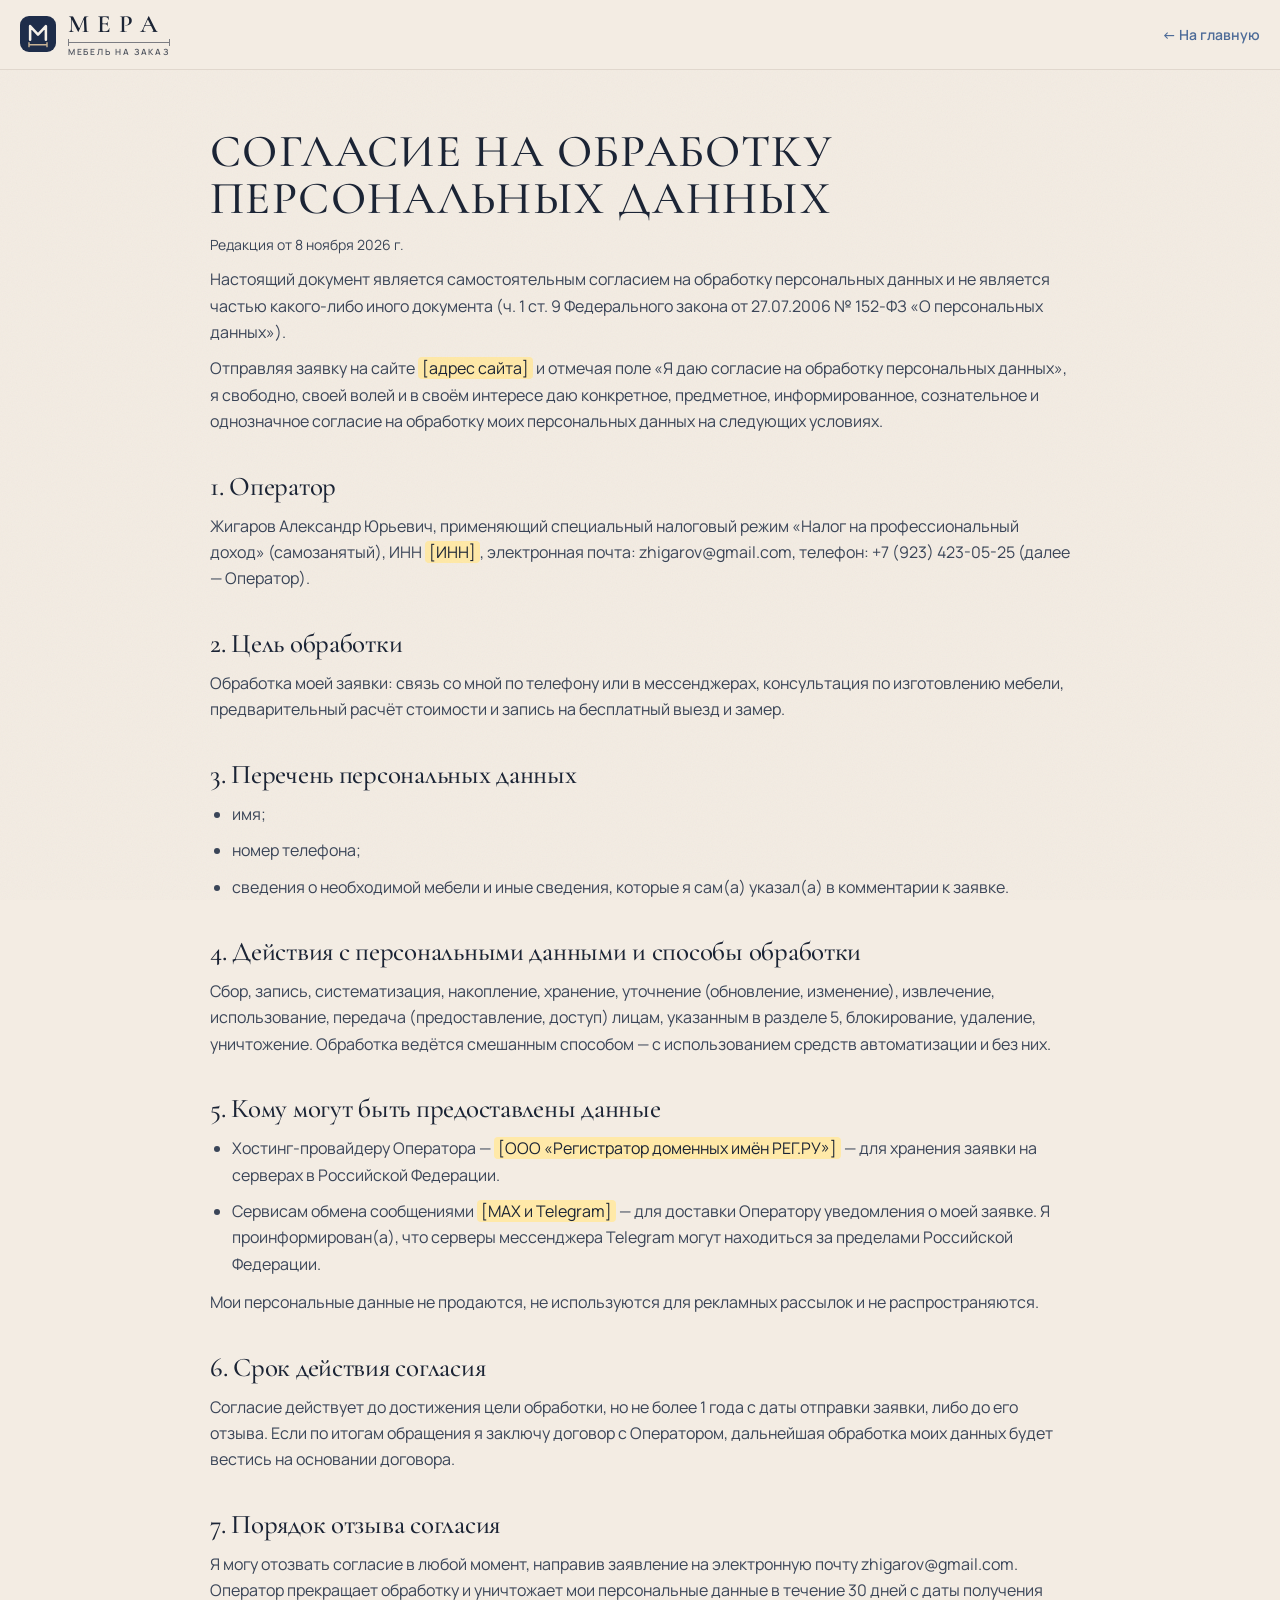
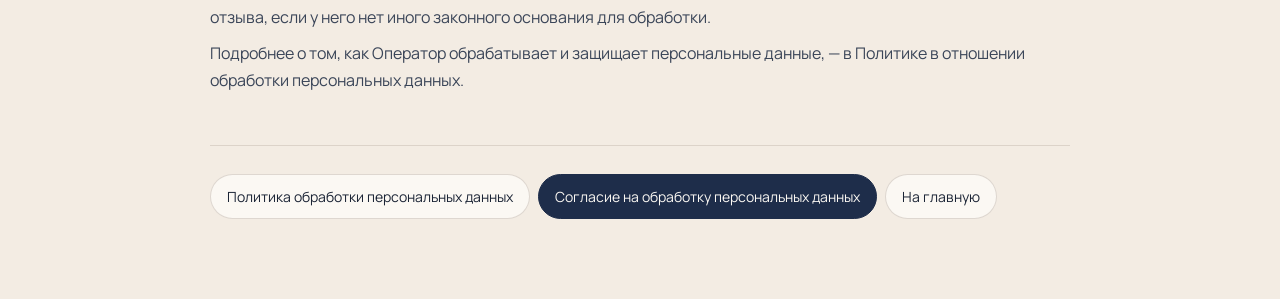
<file: consent.html>
<!doctype html>
<html lang="ru">
<head>
  <meta charset="utf-8">
  <meta name="viewport" content="width=device-width, initial-scale=1">
  <title>Согласие на обработку персональных данных — МЕРА</title>
  <meta name="description" content="Согласие на обработку персональных данных при отправке заявки на сайте.">
  <link rel="icon" href="img/favicon.svg" type="image/svg+xml">
  <link rel="preconnect" href="https://fonts.googleapis.com">
  <link rel="preconnect" href="https://fonts.gstatic.com" crossorigin>
  <link href="https://fonts.googleapis.com/css2?family=Cormorant+Garamond:wght@500;600&family=Manrope:wght@400;500;600&display=swap" rel="stylesheet">
  <link rel="stylesheet" href="css/style.css">
</head>
<body>
<!--
  ШАБЛОН ДОКУМЕНТА. Всё, что выделено жёлтым (class="fill"), нужно заменить
  реальными данными до запуска сайта и убрать выделение.
  С 01.09.2025 согласие должно быть оформлено отдельно от других документов
  (ч. 1 ст. 9 152-ФЗ в ред. 156-ФЗ), поэтому это отдельная страница.
-->
<header class="doc-top">
  <div class="container">
    <a href="index.html" class="logo" aria-label="МЕРА — на главную">
      <img class="logo__mark" src="img/favicon.svg" alt="">
      <span class="logo__text"><span class="logo__word">МЕРА</span><span class="logo__rule"></span><span class="logo__tag">мебель на заказ</span></span>
    </a>
    <a class="doc-back" href="index.html">← На главную</a>
  </div>
</header>

<main class="doc">
  <div class="container">
    <h1>Согласие на обработку персональных данных</h1>
    <p class="doc__meta">Редакция от 8 ноября 2026 г.</p>

    <p>Настоящий документ является самостоятельным согласием на обработку персональных данных и не является частью какого-либо иного документа (ч. 1 ст. 9 Федерального закона от 27.07.2006 № 152-ФЗ «О персональных данных»).</p>

    <p>Отправляя заявку на сайте <span class="fill">[адрес сайта]</span> и отмечая поле «Я даю согласие на обработку персональных данных», я свободно, своей волей и в своём интересе даю конкретное, предметное, информированное, сознательное и однозначное согласие на обработку моих персональных данных на следующих условиях.</p>

    <h2>1. Оператор</h2>
    <p>Жигаров Александр Юрьевич, применяющий специальный налоговый режим «Налог на профессиональный доход» (самозанятый), ИНН <span class="fill">[ИНН]</span>, электронная почта: <a href="mailto:zhigarov@gmail.com">zhigarov@gmail.com</a>, телефон: +7 (923) 423-05-25 (далее — Оператор).</p>

    <h2>2. Цель обработки</h2>
    <p>Обработка моей заявки: связь со мной по телефону или в мессенджерах, консультация по изготовлению мебели, предварительный расчёт стоимости и запись на бесплатный выезд и замер.</p>

    <h2>3. Перечень персональных данных</h2>
    <ul>
      <li>имя;</li>
      <li>номер телефона;</li>
      <li>сведения о необходимой мебели и иные сведения, которые я сам(а) указал(а) в комментарии к заявке.</li>
    </ul>

    <h2>4. Действия с персональными данными и способы обработки</h2>
    <p>Сбор, запись, систематизация, накопление, хранение, уточнение (обновление, изменение), извлечение, использование, передача (предоставление, доступ) лицам, указанным в разделе 5, блокирование, удаление, уничтожение. Обработка ведётся смешанным способом — с использованием средств автоматизации и без них.</p>

    <h2>5. Кому могут быть предоставлены данные</h2>
    <ul>
      <li>Хостинг-провайдеру Оператора — <span class="fill">[ООО «Регистратор доменных имён РЕГ.РУ»]</span> — для хранения заявки на серверах в Российской Федерации.</li>
      <li>Сервисам обмена сообщениями <span class="fill">[MAX и Telegram]</span> — для доставки Оператору уведомления о моей заявке. Я проинформирован(а), что серверы мессенджера Telegram могут находиться за пределами Российской Федерации.</li>
    </ul>
    <p>Мои персональные данные не продаются, не используются для рекламных рассылок и не распространяются.</p>

    <h2>6. Срок действия согласия</h2>
    <p>Согласие действует до достижения цели обработки, но не более 1 года с даты отправки заявки, либо до его отзыва. Если по итогам обращения я заключу договор с Оператором, дальнейшая обработка моих данных будет вестись на основании договора.</p>

    <h2>7. Порядок отзыва согласия</h2>
    <p>Я могу отозвать согласие в любой момент, направив заявление на электронную почту <a href="mailto:zhigarov@gmail.com">zhigarov@gmail.com</a>. Оператор прекращает обработку и уничтожает мои персональные данные в течение 30 дней с даты получения отзыва, если у него нет иного законного основания для обработки.</p>

    <p>Подробнее о том, как Оператор обрабатывает и защищает персональные данные, — в <a href="policy.html">Политике в отношении обработки персональных данных</a>.</p>

    <nav class="doc-nav" aria-label="Документы">
      <a href="policy.html">Политика обработки персональных данных</a>
      <a href="consent.html" aria-current="page">Согласие на обработку персональных данных</a>
      <a href="index.html">На главную</a>
    </nav>
  </div>
</main>
</body>
</html>
</file>
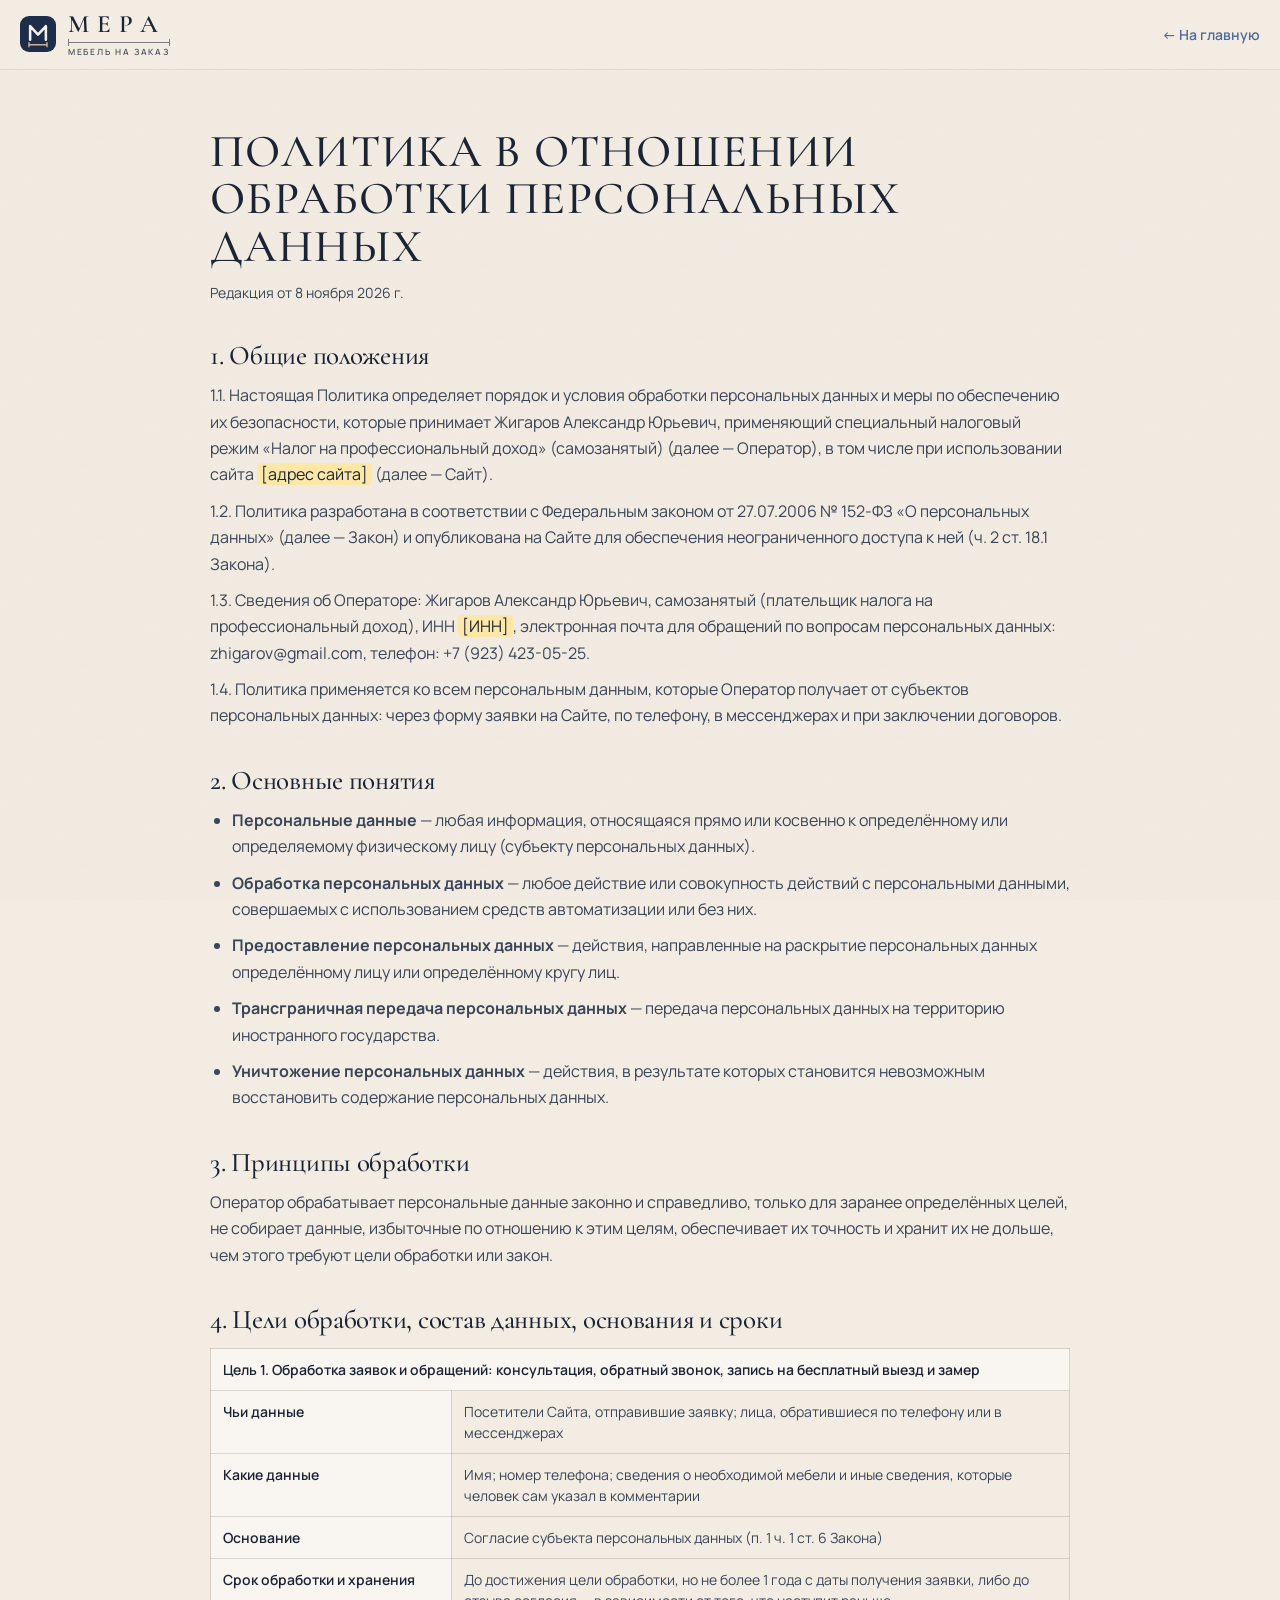
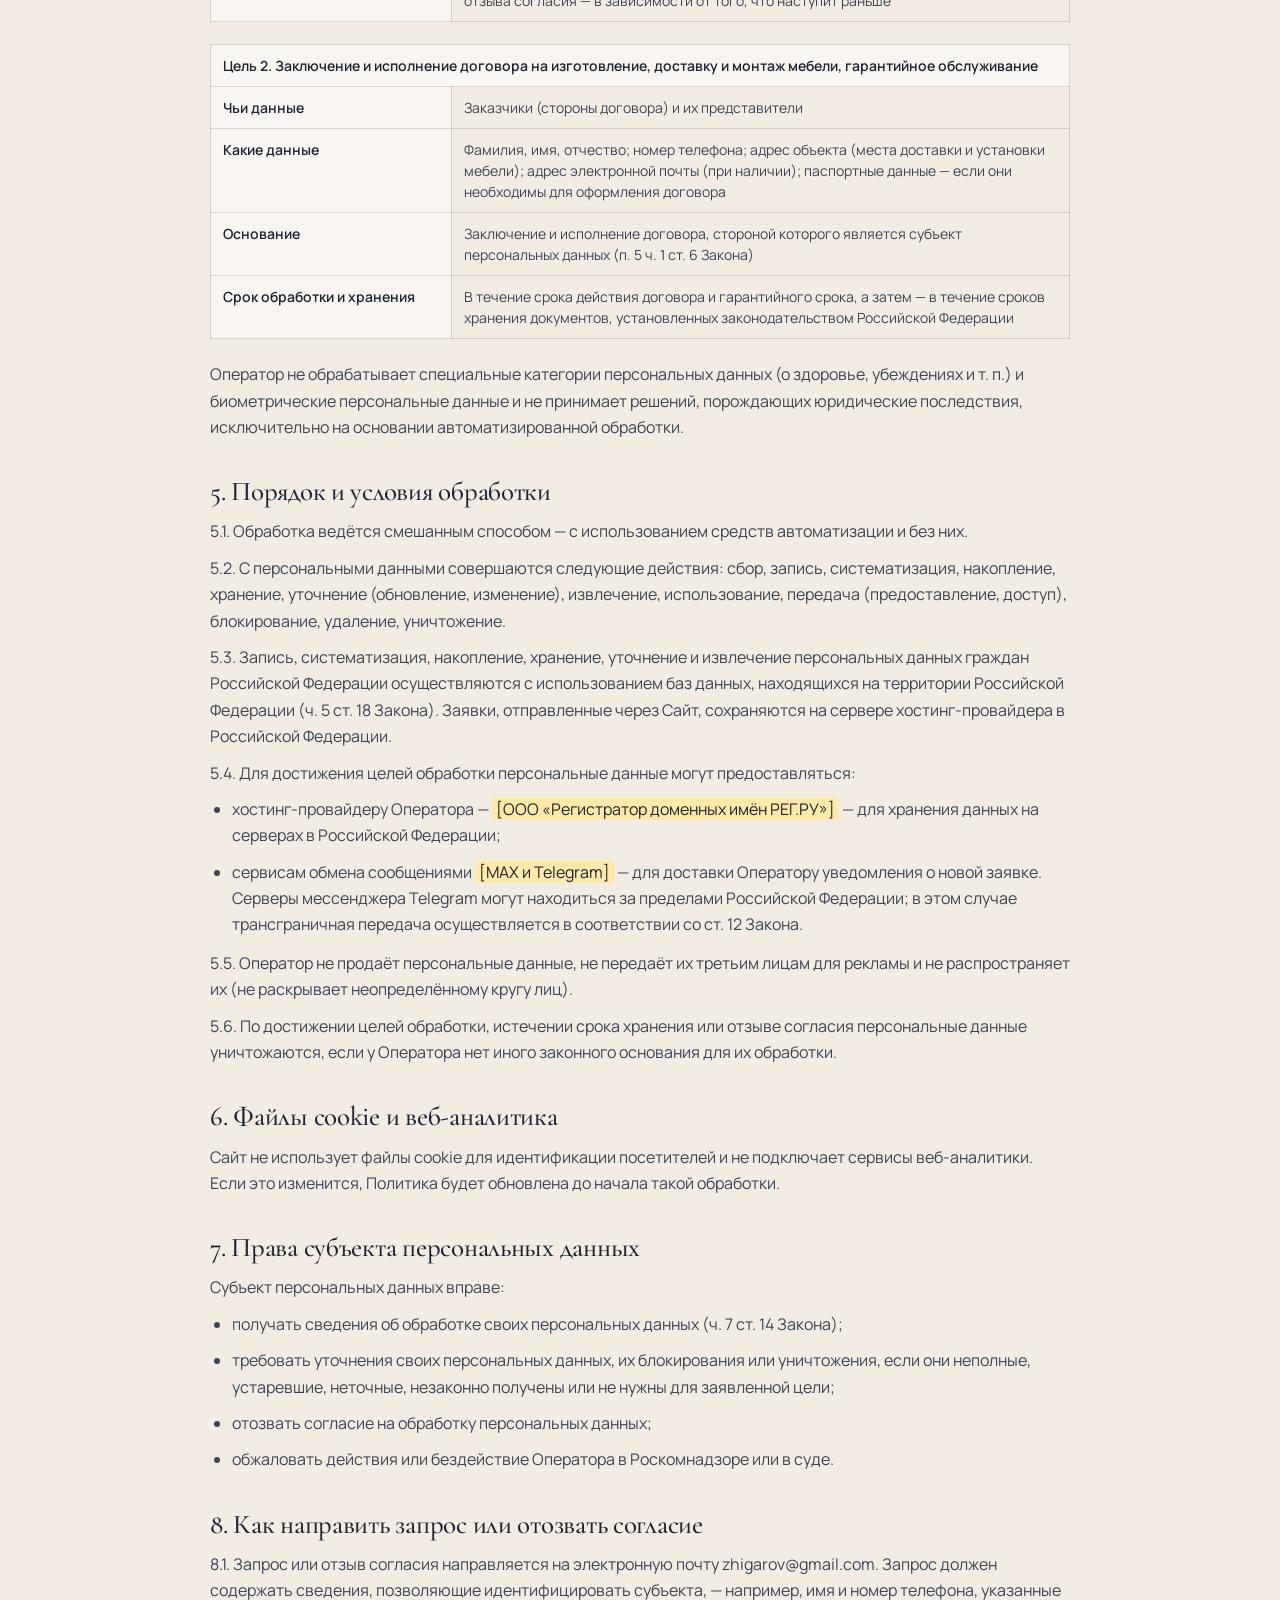
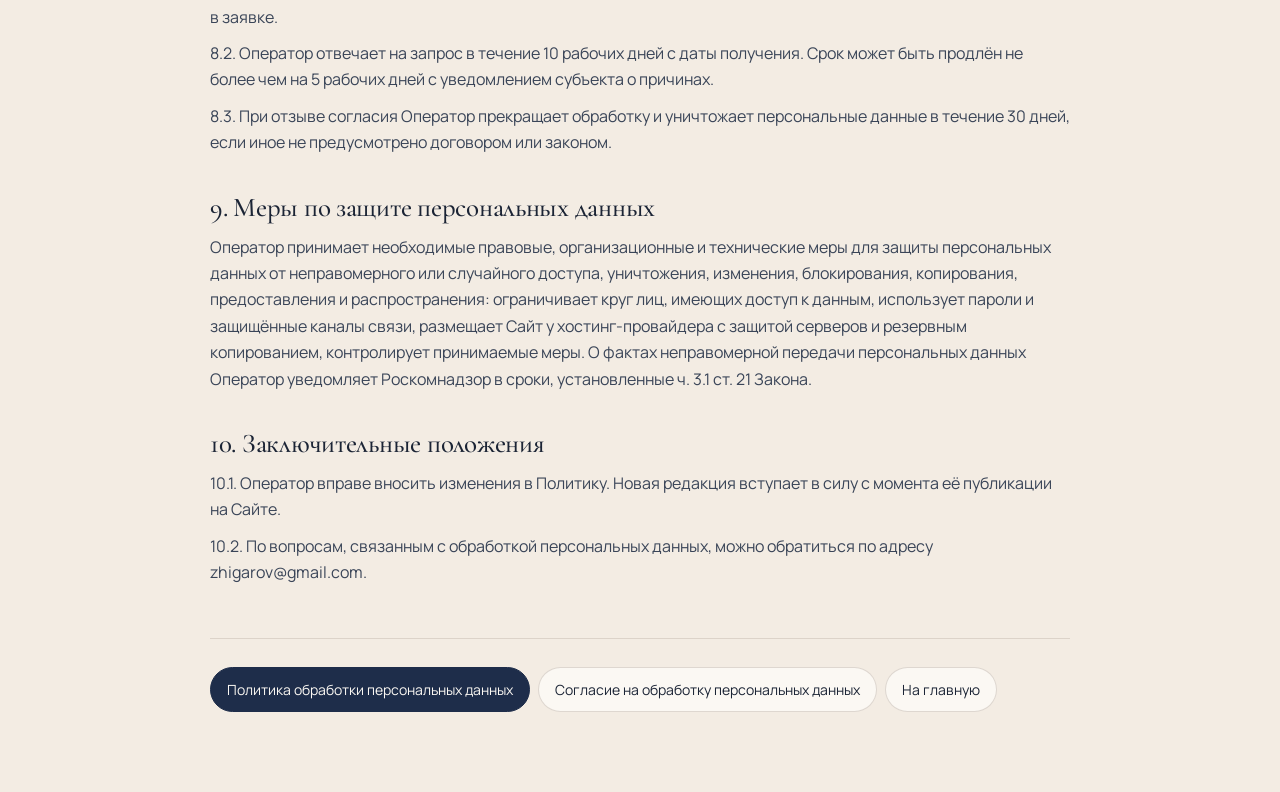
<file: policy.html>
<!doctype html>
<html lang="ru">
<head>
  <meta charset="utf-8">
  <meta name="viewport" content="width=device-width, initial-scale=1">
  <title>Политика обработки персональных данных — МЕРА</title>
  <meta name="description" content="Политика в отношении обработки персональных данных: какие данные мы получаем, зачем, как храним и как их удалить.">
  <link rel="icon" href="img/favicon.svg" type="image/svg+xml">
  <link rel="preconnect" href="https://fonts.googleapis.com">
  <link rel="preconnect" href="https://fonts.gstatic.com" crossorigin>
  <link href="https://fonts.googleapis.com/css2?family=Cormorant+Garamond:wght@500;600&family=Manrope:wght@400;500;600&display=swap" rel="stylesheet">
  <link rel="stylesheet" href="css/style.css">
</head>
<body>
<!--
  ШАБЛОН ДОКУМЕНТА. Всё, что выделено жёлтым (class="fill"), нужно заменить
  реальными данными до запуска сайта и убрать выделение (удалить <span class="fill"> и </span>).
-->
<header class="doc-top">
  <div class="container">
    <a href="index.html" class="logo" aria-label="МЕРА — на главную">
      <img class="logo__mark" src="img/favicon.svg" alt="">
      <span class="logo__text"><span class="logo__word">МЕРА</span><span class="logo__rule"></span><span class="logo__tag">мебель на заказ</span></span>
    </a>
    <a class="doc-back" href="index.html">← На главную</a>
  </div>
</header>

<main class="doc">
  <div class="container">
    <h1>Политика в отношении обработки персональных данных</h1>
    <p class="doc__meta">Редакция от 8 ноября 2026 г.</p>

    <h2>1. Общие положения</h2>
    <p>1.1. Настоящая Политика определяет порядок и условия обработки персональных данных и меры по обеспечению их безопасности, которые принимает Жигаров Александр Юрьевич, применяющий специальный налоговый режим «Налог на профессиональный доход» (самозанятый) (далее — Оператор), в том числе при использовании сайта <span class="fill">[адрес сайта]</span> (далее — Сайт).</p>
    <p>1.2. Политика разработана в соответствии с Федеральным законом от 27.07.2006 № 152-ФЗ «О персональных данных» (далее — Закон) и опубликована на Сайте для обеспечения неограниченного доступа к ней (ч. 2 ст. 18.1 Закона).</p>
    <p>1.3. Сведения об Операторе: Жигаров Александр Юрьевич, самозанятый (плательщик налога на профессиональный доход), ИНН <span class="fill">[ИНН]</span>, электронная почта для обращений по вопросам персональных данных: <a href="mailto:zhigarov@gmail.com">zhigarov@gmail.com</a>, телефон: +7 (923) 423-05-25.</p>
    <p>1.4. Политика применяется ко всем персональным данным, которые Оператор получает от субъектов персональных данных: через форму заявки на Сайте, по телефону, в мессенджерах и при заключении договоров.</p>

    <h2>2. Основные понятия</h2>
    <ul>
      <li><b>Персональные данные</b> — любая информация, относящаяся прямо или косвенно к определённому или определяемому физическому лицу (субъекту персональных данных).</li>
      <li><b>Обработка персональных данных</b> — любое действие или совокупность действий с персональными данными, совершаемых с использованием средств автоматизации или без них.</li>
      <li><b>Предоставление персональных данных</b> — действия, направленные на раскрытие персональных данных определённому лицу или определённому кругу лиц.</li>
      <li><b>Трансграничная передача персональных данных</b> — передача персональных данных на территорию иностранного государства.</li>
      <li><b>Уничтожение персональных данных</b> — действия, в результате которых становится невозможным восстановить содержание персональных данных.</li>
    </ul>

    <h2>3. Принципы обработки</h2>
    <p>Оператор обрабатывает персональные данные законно и справедливо, только для заранее определённых целей, не собирает данные, избыточные по отношению к этим целям, обеспечивает их точность и хранит их не дольше, чем этого требуют цели обработки или закон.</p>

    <h2>4. Цели обработки, состав данных, основания и сроки</h2>
    <div class="doc__table">
      <table>
        <tr><th colspan="2">Цель 1. Обработка заявок и обращений: консультация, обратный звонок, запись на бесплатный выезд и замер</th></tr>
        <tr><th>Чьи данные</th><td>Посетители Сайта, отправившие заявку; лица, обратившиеся по телефону или в мессенджерах</td></tr>
        <tr><th>Какие данные</th><td>Имя; номер телефона; сведения о необходимой мебели и иные сведения, которые человек сам указал в комментарии</td></tr>
        <tr><th>Основание</th><td>Согласие субъекта персональных данных (п. 1 ч. 1 ст. 6 Закона)</td></tr>
        <tr><th>Срок обработки и хранения</th><td>До достижения цели обработки, но не более 1 года с даты получения заявки, либо до отзыва согласия — в зависимости от того, что наступит раньше</td></tr>
      </table>
    </div>
    <div class="doc__table">
      <table>
        <tr><th colspan="2">Цель 2. Заключение и исполнение договора на изготовление, доставку и монтаж мебели, гарантийное обслуживание</th></tr>
        <tr><th>Чьи данные</th><td>Заказчики (стороны договора) и их представители</td></tr>
        <tr><th>Какие данные</th><td>Фамилия, имя, отчество; номер телефона; адрес объекта (места доставки и установки мебели); адрес электронной почты (при наличии); паспортные данные — если они необходимы для оформления договора</td></tr>
        <tr><th>Основание</th><td>Заключение и исполнение договора, стороной которого является субъект персональных данных (п. 5 ч. 1 ст. 6 Закона)</td></tr>
        <tr><th>Срок обработки и хранения</th><td>В течение срока действия договора и гарантийного срока, а затем — в течение сроков хранения документов, установленных законодательством Российской Федерации</td></tr>
      </table>
    </div>
    <p>Оператор не обрабатывает специальные категории персональных данных (о здоровье, убеждениях и т. п.) и биометрические персональные данные и не принимает решений, порождающих юридические последствия, исключительно на основании автоматизированной обработки.</p>

    <h2>5. Порядок и условия обработки</h2>
    <p>5.1. Обработка ведётся смешанным способом — с использованием средств автоматизации и без них.</p>
    <p>5.2. С персональными данными совершаются следующие действия: сбор, запись, систематизация, накопление, хранение, уточнение (обновление, изменение), извлечение, использование, передача (предоставление, доступ), блокирование, удаление, уничтожение.</p>
    <p>5.3. Запись, систематизация, накопление, хранение, уточнение и извлечение персональных данных граждан Российской Федерации осуществляются с использованием баз данных, находящихся на территории Российской Федерации (ч. 5 ст. 18 Закона). Заявки, отправленные через Сайт, сохраняются на сервере хостинг-провайдера в Российской Федерации.</p>
    <p>5.4. Для достижения целей обработки персональные данные могут предоставляться:</p>
    <ul>
      <li>хостинг-провайдеру Оператора — <span class="fill">[ООО «Регистратор доменных имён РЕГ.РУ»]</span> — для хранения данных на серверах в Российской Федерации;</li>
      <li>сервисам обмена сообщениями <span class="fill">[MAX и Telegram]</span> — для доставки Оператору уведомления о новой заявке. Серверы мессенджера Telegram могут находиться за пределами Российской Федерации; в этом случае трансграничная передача осуществляется в соответствии со ст. 12 Закона.</li>
    </ul>
    <p>5.5. Оператор не продаёт персональные данные, не передаёт их третьим лицам для рекламы и не распространяет их (не раскрывает неопределённому кругу лиц).</p>
    <p>5.6. По достижении целей обработки, истечении срока хранения или отзыве согласия персональные данные уничтожаются, если у Оператора нет иного законного основания для их обработки.</p>

    <h2>6. Файлы cookie и веб-аналитика</h2>
    <p>Сайт не использует файлы cookie для идентификации посетителей и не подключает сервисы веб-аналитики. Если это изменится, Политика будет обновлена до начала такой обработки.</p>

    <h2>7. Права субъекта персональных данных</h2>
    <p>Субъект персональных данных вправе:</p>
    <ul>
      <li>получать сведения об обработке своих персональных данных (ч. 7 ст. 14 Закона);</li>
      <li>требовать уточнения своих персональных данных, их блокирования или уничтожения, если они неполные, устаревшие, неточные, незаконно получены или не нужны для заявленной цели;</li>
      <li>отозвать согласие на обработку персональных данных;</li>
      <li>обжаловать действия или бездействие Оператора в Роскомнадзоре или в суде.</li>
    </ul>

    <h2>8. Как направить запрос или отозвать согласие</h2>
    <p>8.1. Запрос или отзыв согласия направляется на электронную почту <a href="mailto:zhigarov@gmail.com">zhigarov@gmail.com</a>. Запрос должен содержать сведения, позволяющие идентифицировать субъекта, — например, имя и номер телефона, указанные в заявке.</p>
    <p>8.2. Оператор отвечает на запрос в течение 10 рабочих дней с даты получения. Срок может быть продлён не более чем на 5 рабочих дней с уведомлением субъекта о причинах.</p>
    <p>8.3. При отзыве согласия Оператор прекращает обработку и уничтожает персональные данные в течение 30 дней, если иное не предусмотрено договором или законом.</p>

    <h2>9. Меры по защите персональных данных</h2>
    <p>Оператор принимает необходимые правовые, организационные и технические меры для защиты персональных данных от неправомерного или случайного доступа, уничтожения, изменения, блокирования, копирования, предоставления и распространения: ограничивает круг лиц, имеющих доступ к данным, использует пароли и защищённые каналы связи, размещает Сайт у хостинг-провайдера с защитой серверов и резервным копированием, контролирует принимаемые меры. О фактах неправомерной передачи персональных данных Оператор уведомляет Роскомнадзор в сроки, установленные ч. 3.1 ст. 21 Закона.</p>

    <h2>10. Заключительные положения</h2>
    <p>10.1. Оператор вправе вносить изменения в Политику. Новая редакция вступает в силу с момента её публикации на Сайте.</p>
    <p>10.2. По вопросам, связанным с обработкой персональных данных, можно обратиться по адресу <a href="mailto:zhigarov@gmail.com">zhigarov@gmail.com</a>.</p>

    <nav class="doc-nav" aria-label="Документы">
      <a href="policy.html" aria-current="page">Политика обработки персональных данных</a>
      <a href="consent.html">Согласие на обработку персональных данных</a>
      <a href="index.html">На главную</a>
    </nav>
  </div>
</main>
</body>
</html>
</file>
<file: css/style.css>
/* =========================================================
   МЕРА — корпусная мебель на заказ
   Палитра: тёплый бежевый + глубокий синий + дерево
   ========================================================= */
:root {
  --bg: #F3ECE3;
  --bg-2: #E8DDD0;
  --shadow-warm: 0 1px 2px rgba(70, 50, 35, .06), 0 24px 50px -30px rgba(70, 50, 35, .35);
  --sand: #DCCBB3;
  --sand-2: #C9B496;
  --wood: #A07E5C;
  --ink: #1B2435;
  --ink-2: #3A4558;
  --muted: #6E7686;
  --navy: #1E2D4A;
  --navy-2: #2A3F66;
  --navy-deep: #141F35;
  --blue: #4D6B98;
  --blue-soft: #B7C5DA;
  --ivory: #FBF8F3;
  --line: rgba(27, 36, 53, .12);
  --radius: 22px;
  --radius-lg: 32px;
  --serif: 'Cormorant Garamond', Georgia, 'Times New Roman', serif;
  --sans: 'Manrope', system-ui, -apple-system, 'Segoe UI', Arial, sans-serif;
  --ease: cubic-bezier(.2, .7, .2, 1);
  --container: 1240px;
  color-scheme: light;
}

*, *::before, *::after { box-sizing: border-box; }
html { scroll-behavior: smooth; scroll-padding-top: 96px; -webkit-text-size-adjust: 100%; }
body {
  margin: 0;
  background: var(--bg);
  color: var(--ink);
  font: 400 16px/1.65 var(--sans);
  overflow-x: hidden;
  -webkit-font-smoothing: antialiased;
}
/* лёгкое «бумажное» зерно поверх страницы — добавляет фактуры и глубины */
body::after {
  content: ""; position: fixed; inset: 0; z-index: 5; pointer-events: none; opacity: .05; mix-blend-mode: multiply;
  background-image: url("data:image/svg+xml,%3Csvg xmlns='http://www.w3.org/2000/svg' width='200' height='200'%3E%3Cfilter id='n'%3E%3CfeTurbulence type='fractalNoise' baseFrequency='.8' numOctaves='3' stitchTiles='stitch'/%3E%3C/filter%3E%3Crect width='100%25' height='100%25' filter='url(%23n)'/%3E%3C/svg%3E");
}
img { max-width: 100%; display: block; }
a { color: inherit; text-decoration: none; }
button { font: inherit; color: inherit; }
h1, h2, h3 { font-family: var(--serif); font-weight: 500; line-height: 1.04; margin: 0; letter-spacing: -.01em; }
p { margin: 0; }
:focus-visible { outline: 2px solid var(--blue); outline-offset: 3px; border-radius: 6px; }
[hidden] { display: none !important; }

.container { width: min(var(--container), 100% - 32px); margin-inline: auto; }
.section { padding: clamp(56px, 6.5vw, 96px) 0; position: relative; }
.eyebrow {
  display: inline-flex; align-items: center; gap: 10px;
  font: 600 12px/1 var(--sans); letter-spacing: .22em; text-transform: uppercase; color: var(--blue);
}
.eyebrow::before { content: ""; width: 28px; height: 1px; background: currentColor; }
/* заголовки разделов — прописные с разрядкой, как в референсе ARTA */
.h2 { font-size: clamp(32px, 4.3vw, 56px); line-height: 1.08; text-transform: uppercase; letter-spacing: .035em; font-weight: 500; }
.h2 em { font-style: normal; color: var(--blue); } /* выделенное слово: только цветом, без курсива */
.lead { font-size: clamp(16px, 1.4vw, 18px); color: var(--ink-2); max-width: 560px; }
.section-head { display: flex; justify-content: space-between; align-items: end; gap: 24px; margin-bottom: clamp(36px, 5vw, 56px); flex-wrap: wrap; }
.section-head .h2 { margin-top: 18px; }
.services .h2 { max-width: 16.2em; } /* заголовок в две строки, стрелки слайдера остаются справа */

/* ---------- Кнопки ---------- */
.btn {
  display: inline-flex; align-items: center; justify-content: center; gap: 14px;
  padding: 10px 10px 10px 26px; min-height: 56px; border-radius: 999px; border: 0; cursor: pointer;
  font: 600 15px/1.2 var(--sans); letter-spacing: .01em; white-space: nowrap;
  transition: transform .35s var(--ease), background-color .3s, box-shadow .35s var(--ease), color .3s;
}
.btn:hover { transform: translateY(-2px); }
.btn__arrow {
  width: 36px; height: 36px; border-radius: 50%; display: grid; place-items: center; flex: none;
  transition: transform .35s var(--ease);
}
.btn__arrow svg { width: 16px; height: 16px; }
.btn:hover .btn__arrow { transform: translateX(3px) rotate(-45deg); }
.btn--primary { background: var(--navy); color: var(--ivory); box-shadow: 0 14px 30px -14px rgba(30, 45, 74, .8); }
.btn--primary .btn__arrow { background: rgba(255, 255, 255, .14); }
.btn--primary:hover { background: var(--navy-2); }
.btn--light { background: var(--ivory); color: var(--navy); box-shadow: 0 14px 30px -14px rgba(0, 0, 0, .5); }
.btn--light .btn__arrow { background: var(--navy); color: var(--ivory); }
.btn--ghost { padding: 10px 26px; color: var(--ivory); }
.btn--sm { min-height: 44px; padding: 6px 6px 6px 18px; font-size: 14px; }
.btn--sm .btn__arrow { width: 32px; height: 32px; }

/* ---------- «Жидкое стекло» ---------- */
.glass {
  position: relative;
  isolation: isolate;
  background: linear-gradient(140deg, rgba(255, 255, 255, .24) 0%, rgba(255, 255, 255, .09) 45%, rgba(255, 255, 255, .05) 100%);
  -webkit-backdrop-filter: blur(22px) saturate(170%);
  backdrop-filter: blur(22px) saturate(170%);
  border: 1px solid rgba(255, 255, 255, .28);
  box-shadow:
    inset 0 1px 1px rgba(255, 255, 255, .55),
    inset 0 -12px 24px -14px rgba(255, 255, 255, .22),
    0 20px 44px -22px rgba(8, 16, 32, .55);
  border-radius: var(--radius);
}
/* блик, который «перетекает» за курсором */
.glass::before {
  content: ""; position: absolute; inset: 0; border-radius: inherit; pointer-events: none; z-index: -1;
  background: radial-gradient(240px circle at var(--mx, 20%) var(--my, 0%), rgba(255, 255, 255, .30), transparent 65%);
  transition: opacity .4s;
}
/* световая кромка */
.glass::after {
  content: ""; position: absolute; inset: 0; border-radius: inherit; pointer-events: none; padding: 1px;
  background: linear-gradient(135deg, rgba(255, 255, 255, .85), rgba(255, 255, 255, 0) 38%, rgba(255, 255, 255, 0) 62%, rgba(255, 255, 255, .5));
  -webkit-mask: linear-gradient(#000 0 0) content-box, linear-gradient(#000 0 0);
  -webkit-mask-composite: xor;
  mask: linear-gradient(#000 0 0) content-box exclude, linear-gradient(#000 0 0);
}
.glass--light {
  background: linear-gradient(140deg, rgba(255, 255, 255, .72), rgba(255, 255, 255, .42));
  border-color: rgba(255, 255, 255, .8);
  box-shadow: inset 0 1px 1px rgba(255, 255, 255, .9), 0 24px 50px -28px rgba(30, 45, 74, .45);
}
.glass--light::before { background: radial-gradient(260px circle at var(--mx, 20%) var(--my, 0%), rgba(255, 255, 255, .8), transparent 65%); }

/* плавающие цветные пятна под стеклом */
.blobs { position: absolute; inset: 0; overflow: hidden; pointer-events: none; z-index: 0; }
.blob { position: absolute; border-radius: 50%; filter: blur(70px); opacity: .6; animation: blob 22s ease-in-out infinite alternate; }
.blob--a { width: 560px; height: 560px; background: #4D6B98; top: -160px; left: -140px; }
.blob--b { width: 460px; height: 460px; background: #C9B496; bottom: -180px; right: 4%; animation-delay: -7s; opacity: .45; }
.blob--c { width: 320px; height: 320px; background: #8FA5C7; top: 38%; left: 46%; animation-delay: -13s; opacity: .4; }
@keyframes blob {
  0% { transform: translate(0, 0) scale(1); }
  50% { transform: translate(70px, 40px) scale(1.12); }
  100% { transform: translate(-50px, 90px) scale(.94); }
}

/* ---------- Логотип ---------- */
.logo { display: inline-flex; align-items: center; gap: 12px; line-height: 1; }
.logo__mark { width: 40px; height: 40px; flex: none; }
.logo__text { display: grid; gap: 5px; }
.logo__word { font: 600 25px/1 var(--serif); letter-spacing: .32em; margin-right: -.32em; }
.logo__rule { position: relative; height: 1px; background: currentColor; opacity: .55; }
.logo__rule::before, .logo__rule::after { content: ""; position: absolute; top: -3px; width: 1px; height: 7px; background: currentColor; }
.logo__rule::before { left: 0; }
.logo__rule::after { right: 0; }
.logo__tag { font: 600 8.5px/1 var(--sans); letter-spacing: .2em; text-transform: uppercase; opacity: .75; }

/* ---------- Шапка ---------- */
.header { position: fixed; top: 14px; left: 0; right: 0; z-index: 60; transition: transform .5s var(--ease); }
.header.is-hidden { transform: translateY(-130%); }
.header__bar {
  width: min(var(--container), 100% - 24px); margin: 0 auto;
  display: flex; align-items: center; gap: 20px;
  padding: 9px 9px 9px 22px; border-radius: 999px; color: var(--ivory);
  transition: background-color .4s, color .4s, box-shadow .4s, border-color .4s;
}
.header.is-scrolled .header__bar {
  color: var(--ink);
  background: linear-gradient(140deg, rgba(251, 248, 243, .82), rgba(251, 248, 243, .62));
  border-color: rgba(255, 255, 255, .9);
}
.nav { display: flex; gap: 4px; margin-left: auto; }
.nav a { padding: 10px 14px; border-radius: 999px; font-size: 14px; font-weight: 500; opacity: .88; transition: background-color .3s, opacity .3s; }
.nav a:hover { opacity: 1; background: rgba(255, 255, 255, .14); }
.header.is-scrolled .nav a:hover { background: rgba(30, 45, 74, .07); }
.header__actions { display: flex; align-items: center; gap: 8px; }
.header__phone { font-weight: 600; font-size: 14px; padding: 0 8px; white-space: nowrap; }
.icon-btn {
  width: 44px; height: 44px; border-radius: 50%; display: grid; place-items: center; flex: none;
  background: rgba(255, 255, 255, .14); border: 1px solid rgba(255, 255, 255, .25);
  transition: background-color .3s, transform .3s var(--ease);
}
.icon-btn:hover { transform: translateY(-2px); background: rgba(255, 255, 255, .26); }
.icon-btn svg { width: 19px; height: 19px; }
.icon-btn--max { font: 800 11px/1 var(--sans); letter-spacing: .02em; }
.header.is-scrolled .icon-btn { background: rgba(30, 45, 74, .07); border-color: rgba(30, 45, 74, .1); }
.header.is-scrolled .btn--light { background: var(--navy); color: var(--ivory); }
.header.is-scrolled .btn--light .btn__arrow { background: rgba(255, 255, 255, .14); }
.burger { display: none; width: 44px; height: 44px; border-radius: 50%; border: 0; background: rgba(255, 255, 255, .14); cursor: pointer; position: relative; }
.header.is-scrolled .burger { background: rgba(30, 45, 74, .08); }
.burger span { position: absolute; left: 13px; right: 13px; height: 1.5px; background: currentColor; transition: transform .35s var(--ease), opacity .3s; }
.burger span:nth-child(1) { top: 17px; }
.burger span:nth-child(2) { top: 26px; }
.menu-open .burger span:nth-child(1) { transform: translateY(4.5px) rotate(45deg); }
.menu-open .burger span:nth-child(2) { transform: translateY(-4.5px) rotate(-45deg); }

.mobile-menu {
  position: fixed; inset: 0; z-index: 55; padding: 110px 24px 32px;
  background: rgba(20, 31, 53, .72); color: var(--ivory);
  -webkit-backdrop-filter: blur(26px) saturate(160%); backdrop-filter: blur(26px) saturate(160%);
  display: flex; flex-direction: column; gap: 6px;
  opacity: 0; visibility: hidden; transition: opacity .4s, visibility .4s;
}
.menu-open .mobile-menu { opacity: 1; visibility: visible; }
.menu-open .header__bar { color: var(--ivory); background: transparent; border-color: transparent; box-shadow: none; }
.mobile-menu a.mobile-menu__link { font: 500 34px/1.25 var(--serif); padding: 6px 0; border-bottom: 1px solid rgba(255, 255, 255, .1); }
.mobile-menu__bottom { margin-top: auto; display: grid; gap: 14px; }
.mobile-menu__msg { display: flex; flex-wrap: wrap; gap: 10px; }
.mobile-menu__msg a { flex: 1; justify-content: center; }
.mobile-menu__msg a[data-phone] { flex-basis: 100%; }

/* ---------- Первый экран ---------- */
.hero { position: relative; min-height: 100vh; min-height: 100svh; display: flex; align-items: flex-end; color: var(--ivory); overflow: hidden; background: var(--navy-deep); }
.hero__media { position: absolute; inset: 0; }
.hero__img { width: 100%; height: 100%; object-fit: cover; object-position: 60% 50%; transform: scale(1.08); animation: heroZoom 18s var(--ease) forwards; }
@keyframes heroZoom { to { transform: scale(1); } }
.hero__shade {
  position: absolute; inset: 0;
  background:
    linear-gradient(90deg, rgba(14, 22, 40, .78) 0%, rgba(14, 22, 40, .45) 42%, rgba(14, 22, 40, .05) 75%),
    linear-gradient(0deg, rgba(14, 22, 40, .75) 0%, rgba(14, 22, 40, 0) 45%),
    linear-gradient(180deg, rgba(14, 22, 40, .45) 0%, rgba(14, 22, 40, 0) 22%);
}
.hero__inner { position: relative; z-index: 2; padding: 150px 0 40px; display: grid; gap: 48px; }
.hero__content { max-width: 800px; }
.chip { display: inline-flex; align-items: center; gap: 10px; padding: 10px 18px; border-radius: 999px; font-size: 13px; font-weight: 500; letter-spacing: .02em; }
.chip__dot { width: 8px; height: 8px; border-radius: 50%; background: #9FD4A8; box-shadow: 0 0 0 4px rgba(159, 212, 168, .25); }
.hero__title { font-size: clamp(54px, 8.4vw, 118px); line-height: .95; margin: 26px 0 24px; letter-spacing: -.02em; }
.hero__title em { font-style: italic; color: #D9C6A8; }
.hero__lead { font-size: clamp(16px, 1.5vw, 19px); max-width: 540px; opacity: .9; }
.hero__actions { display: flex; flex-wrap: wrap; gap: 12px; margin-top: 34px; }
.hero__stats { display: grid; grid-template-columns: repeat(4, 1fr); padding: 6px; border-radius: 28px; max-width: 920px; }
.stat { padding: 18px 22px; position: relative; }
.stat + .stat::before { content: ""; position: absolute; left: 0; top: 22%; bottom: 22%; width: 1px; background: rgba(255, 255, 255, .22); }
.stat b { display: block; font: 300 clamp(28px, 2.9vw, 38px)/1 var(--sans); letter-spacing: -.035em; white-space: nowrap; }
.stat > span { display: block; margin-top: 8px; font-size: 13px; opacity: .8; line-height: 1.35; }
.hero__scroll { position: absolute; right: max(16px, calc((100vw - var(--container)) / 2)); bottom: 46px; z-index: 2; display: grid; justify-items: center; gap: 12px; font-size: 11px; letter-spacing: .25em; text-transform: uppercase; writing-mode: vertical-rl; opacity: .75; }
.hero__scroll::after { content: ""; width: 1px; height: 56px; background: linear-gradient(currentColor, transparent); animation: scrollLine 2.2s ease-in-out infinite; transform-origin: top; }
@keyframes scrollLine { 0% { transform: scaleY(0); } 50% { transform: scaleY(1); } 100% { transform: scaleY(1); opacity: 0; } }

/* ---------- Бегущая строка ---------- */
.marquee { background: var(--navy); color: var(--ivory); overflow: hidden; padding: 22px 0; border-block: 1px solid rgba(255, 255, 255, .06); }
.marquee__track { display: flex; width: max-content; animation: marquee 38s linear infinite; }
.marquee:hover .marquee__track { animation-play-state: paused; }
.marquee__group { display: flex; align-items: center; flex: none; }
.marquee__item { font: italic 500 clamp(24px, 2.6vw, 34px)/1 var(--serif); padding: 0 28px; white-space: nowrap; }
.marquee__star { color: var(--sand-2); font-size: 18px; }
@keyframes marquee { to { transform: translateX(-50%); } }

/* ---------- О нас ---------- */
.about { background: radial-gradient(900px 520px at 85% 45%, rgba(255, 255, 255, .7), transparent 62%), var(--bg); }
.about__intro { display: grid; grid-template-columns: 1.1fr 1fr; gap: clamp(32px, 6vw, 90px); align-items: start; margin-bottom: clamp(40px, 5vw, 64px); }
.about__head .h2 { margin-top: 20px; }
.about__text { padding-left: clamp(24px, 4vw, 56px); border-left: 1px solid rgba(90, 70, 54, .2); margin-top: 38px; }
.about__text .lead + .lead { margin-top: 16px; }

.about__banner {
  position: relative; border-radius: var(--radius-lg); overflow: hidden;
  height: clamp(480px, 46vw, 620px);
  box-shadow: 0 2px 4px rgba(70, 50, 35, .08), 0 30px 60px -36px rgba(70, 50, 35, .5);
}
.about__img { position: absolute; inset: 0; width: 100%; height: 100%; object-fit: cover; object-position: 50% 45%; transition: transform 1.6s var(--ease); }
.about__banner:hover .about__img { transform: scale(1.03); }
.about__banner::after { content: ""; position: absolute; inset: 0; pointer-events: none; background: linear-gradient(0deg, rgba(28, 20, 12, .55) 0%, rgba(28, 20, 12, .12) 38%, rgba(28, 20, 12, 0) 60%); }
.about__plaques { position: absolute; left: 22px; right: 22px; bottom: 22px; z-index: 2; display: grid; grid-template-columns: repeat(4, 1fr); gap: 14px; }

/* «Матовое стекло»: сильное размытие, без глянцевых бликов, с лёгким зерном */
.frost {
  position: relative; isolation: isolate; overflow: hidden;
  background: linear-gradient(160deg, rgba(255, 255, 255, .26) 0%, rgba(255, 255, 255, .10) 100%);
  -webkit-backdrop-filter: blur(26px) saturate(125%);
  backdrop-filter: blur(26px) saturate(125%);
  border: 1px solid rgba(255, 255, 255, .3);
  box-shadow: inset 0 1px 0 rgba(255, 255, 255, .35), 0 24px 44px -26px rgba(20, 14, 8, .7);
  border-radius: 22px; color: var(--ivory);
}
.frost::before {
  content: ""; position: absolute; inset: 0; z-index: -1; pointer-events: none; opacity: .35; mix-blend-mode: overlay;
  background-image: url("data:image/svg+xml,%3Csvg xmlns='http://www.w3.org/2000/svg' width='160' height='160'%3E%3Cfilter id='n'%3E%3CfeTurbulence type='fractalNoise' baseFrequency='.85' numOctaves='2' stitchTiles='stitch'/%3E%3CfeColorMatrix values='0 0 0 0 1 0 0 0 0 1 0 0 0 0 1 0 0 0 .6 0'/%3E%3C/filter%3E%3Crect width='100%25' height='100%25' filter='url(%23n)'/%3E%3C/svg%3E");
}
.plaque { padding: 20px 22px 22px; transition: transform .5s var(--ease), background-color .4s; }
.plaque:hover { transform: translateY(-4px); }
.plaque__num { display: flex; align-items: center; gap: 10px; font: 500 12px/1 var(--sans); letter-spacing: .18em; opacity: .8; }
.plaque__num::after { content: ""; width: 28px; height: 1px; background: currentColor; opacity: .7; }
.plaque h3 { font-size: 32px; font-weight: 500; margin-top: 22px; letter-spacing: .01em; }
.plaque p { margin-top: 6px; font-size: 14px; line-height: 1.45; opacity: .88; }

/* ---------- Слайдер ---------- */
.slider { position: relative; }
.slider__track {
  display: flex; gap: 20px; overflow-x: auto; scroll-snap-type: x mandatory; scroll-behavior: smooth;
  padding: 6px max(16px, calc((100vw - var(--container)) / 2)) 28px;
  scroll-padding-inline: max(16px, calc((100vw - var(--container)) / 2));
  scrollbar-width: none; cursor: grab;
}
.slider__track::-webkit-scrollbar { display: none; }
.slider__track.is-drag { cursor: grabbing; scroll-snap-type: none; scroll-behavior: auto; }
.slider__track img { -webkit-user-drag: none; user-select: none; }
.slider-nav { display: flex; gap: 10px; }
.round-btn {
  width: 56px; height: 56px; border-radius: 50%; border: 1px solid var(--line); background: var(--ivory); cursor: pointer;
  display: grid; place-items: center; transition: background-color .3s, color .3s, transform .3s var(--ease), opacity .3s;
}
.round-btn svg { width: 20px; height: 20px; }
.round-btn:hover:not(:disabled) { background: var(--navy); color: var(--ivory); transform: translateY(-2px); }
.round-btn:disabled { opacity: .35; cursor: default; }

/* ---------- Что делаем ---------- */
/* песочные полосы плавно перетекают из основного фона — без резких швов на стыках */
.services, .process {
  background:
    radial-gradient(800px 420px at 12% 50%, rgba(255, 255, 255, .4), transparent 65%),
    linear-gradient(180deg, var(--bg) 0%, #E8DDCF 22%, #E3D6C6 78%, var(--bg) 100%);
}
.services { overflow: hidden; }
.service {
  position: relative; flex: none; width: clamp(270px, 28vw, 360px); aspect-ratio: 3 / 4.2;
  border-radius: var(--radius-lg); overflow: hidden; scroll-snap-align: start; color: var(--ivory);
  box-shadow: 0 30px 60px -36px rgba(30, 45, 74, .6);
}
.service img { width: 100%; height: 100%; object-fit: cover; transition: transform 1s var(--ease); }
.service::after { content: ""; position: absolute; inset: 0; background: linear-gradient(0deg, rgba(14, 22, 40, .6), rgba(14, 22, 40, 0) 55%); pointer-events: none; }
.service:hover img { transform: scale(1.06); }
.service__num { position: absolute; top: 18px; left: 18px; z-index: 2; padding: 7px 13px; border-radius: 999px; font-size: 12px; font-weight: 600; letter-spacing: .08em; }
.service__body { position: absolute; left: 12px; right: 12px; bottom: 12px; z-index: 2; padding: 18px 64px 18px 20px; border-radius: 20px; }
.service__body h3 { font-size: 28px; }
.service__body p { font-size: 13.5px; line-height: 1.45; margin-top: 6px; opacity: .88; }
.service__go { position: absolute; right: 14px; top: 50%; transform: translateY(-50%); width: 40px; height: 40px; border-radius: 50%; background: var(--ivory); color: var(--navy); display: grid; place-items: center; transition: transform .35s var(--ease); }
.service__go svg { width: 16px; height: 16px; }
.service:hover .service__go { transform: translateY(-50%) rotate(-45deg); }
.services__more { display: flex; flex-wrap: wrap; align-items: center; gap: 10px; margin-top: 12px; color: var(--ink-2); font-size: 15px; }
.tag { padding: 8px 16px; border-radius: 999px; background: var(--ivory); border: 1px solid var(--line); font-size: 14px; }

/* ---------- Почему мы ---------- */
.why { background: var(--navy); color: var(--ivory); overflow: hidden; }
.why .container { position: relative; z-index: 1; }
.why .eyebrow { color: var(--sand-2); }
.why .h2 em { color: #D9C6A8; }
.why .lead { color: rgba(251, 248, 243, .75); max-width: none; }
.why .section-head { flex-direction: column; align-items: flex-start; gap: 16px; }
.why__grid { display: grid; grid-template-columns: repeat(3, 1fr); gap: 18px; }
/* subgrid: иконка, заголовок и текст стоят на одной высоте во всех карточках ряда */
.why-card { padding: 30px 28px 32px; display: grid; grid-row: span 3; grid-template-rows: subgrid; row-gap: 0; align-content: start; }
.why-card__icon { width: 54px; height: 54px; border-radius: 16px; display: grid; place-items: center; background: rgba(255, 255, 255, .12); border: 1px solid rgba(255, 255, 255, .2); }
.why-card__icon svg { width: 24px; height: 24px; }
.why-card h3 { font-size: 30px; margin-top: 30px; align-self: end; }
.why-card p { margin-top: 10px; font-size: 15px; line-height: 1.55; color: rgba(251, 248, 243, .78); }

/* ---------- Работы ---------- */
.filters { display: flex; flex-wrap: wrap; gap: 8px; }
.filter {
  padding: 12px 20px; border-radius: 999px; border: 1px solid var(--line); background: transparent; cursor: pointer;
  font-size: 14px; font-weight: 500; transition: background-color .3s, color .3s, border-color .3s;
}
.filter:hover { border-color: var(--navy); }
.filter.is-active { background: var(--navy); color: var(--ivory); border-color: var(--navy); }
/* Ровная сетка из одинаковых плиток. Высота ряда считается от ширины колонки,
   а горизонтальные фото при нехватке плиток растягиваются на 2 колонки (см. main.js) */
.works .container { container-type: inline-size; }
.works__grid {
  --cols: 4; --gap: 16px; --ratio: 1.2;
  display: grid;
  grid-template-columns: repeat(var(--cols), 1fr);
  grid-auto-rows: 340px;
  grid-auto-rows: calc((100cqw - (var(--cols) - 1) * var(--gap)) / var(--cols) * var(--ratio));
  grid-auto-flow: dense;
  gap: var(--gap);
}
.work { position: relative; margin: 0; border-radius: var(--radius); overflow: hidden; background: var(--bg-2); }
.work.is-wide { grid-column: span 2; }
.work__btn { position: absolute; inset: 0; display: block; width: 100%; height: 100%; padding: 0; border: 0; background: none; cursor: zoom-in; }
.work__btn img { width: 100%; height: 100%; object-fit: cover; transition: transform 1s var(--ease); }
.work:hover .work__btn img { transform: scale(1.05); }
.work__cap {
  position: absolute; left: 10px; right: 10px; bottom: 10px; padding: 12px 16px; border-radius: 16px;
  color: var(--ivory); font-size: 14px; font-weight: 500; line-height: 1.35; pointer-events: none;
  opacity: 0; transform: translateY(10px); transition: opacity .4s, transform .4s var(--ease);
}
.work__cap small { display: block; font-size: 11px; letter-spacing: .14em; text-transform: uppercase; opacity: .75; margin-bottom: 3px; }
.work:hover .work__cap, .work__btn:focus-visible + .work__cap { opacity: 1; transform: none; }
.works__note { margin-top: 18px; color: var(--muted); font-size: 14px; }

/* лайтбокс */
.lightbox { padding: 0; border: 0; background: transparent; max-width: 100vw; max-height: 100vh; width: 100vw; height: 100vh; color: var(--ivory); }
.lightbox::backdrop { background: rgba(10, 16, 30, .9); -webkit-backdrop-filter: blur(10px); backdrop-filter: blur(10px); }
.lightbox[open] { display: grid; place-items: center; animation: fadeIn .3s ease; }
@keyframes fadeIn { from { opacity: 0; } }
.lightbox__fig { margin: 0; display: grid; justify-items: center; gap: 14px; padding: 70px 80px 30px; max-width: 100%; }
.lightbox__img { max-width: min(1200px, 100%); max-height: calc(100vh - 160px); border-radius: 18px; object-fit: contain; }
.lightbox__cap { display: flex; gap: 16px; align-items: center; font-size: 15px; }
.lightbox__cap span { opacity: .6; font-variant-numeric: tabular-nums; }
.lightbox__btn { position: fixed; z-index: 2; color: var(--ivory); border: 1px solid rgba(255, 255, 255, .25); background: rgba(255, 255, 255, .08); width: 56px; height: 56px; border-radius: 50%; cursor: pointer; display: grid; place-items: center; }
.lightbox__btn svg { width: 22px; height: 22px; }
.lightbox__btn:hover { background: rgba(255, 255, 255, .2); }
.lightbox__close { top: 18px; right: 18px; }
.lightbox__prev { left: 18px; top: 50%; transform: translateY(-50%); }
.lightbox__next { right: 18px; top: 50%; transform: translateY(-50%); }

/* ---------- Этапы ---------- */
.process { overflow: hidden; }
.works, .faq { background: radial-gradient(900px 500px at 90% 45%, rgba(255, 255, 255, .6), transparent 62%), var(--bg); }
.process .blob--a { background: var(--blue-soft); opacity: .5; }
.process .blob--b { background: var(--sand); opacity: .7; }
.process .container { position: relative; z-index: 1; }
.steps { list-style: none; margin: 0; padding: 0; display: grid; grid-template-columns: repeat(3, 1fr); gap: 18px; counter-reset: step; }
.step { padding: 28px 28px 30px; display: grid; grid-row: span 3; grid-template-rows: subgrid; row-gap: 0; align-content: start; }
.step__top { display: flex; align-items: center; justify-content: space-between; }
.step h3 { align-self: end; }
.step__num { font: 200 50px/1 var(--sans); letter-spacing: -.04em; color: var(--blue); }
.step__who { font-size: 11px; font-weight: 600; letter-spacing: .14em; text-transform: uppercase; color: var(--muted); padding: 6px 12px; border: 1px solid var(--line); border-radius: 999px; }
.step h3 { font-size: 28px; margin-top: 26px; }
.step p { margin-top: 8px; color: var(--ink-2); font-size: 15px; line-height: 1.55; }
.step--final { background: var(--navy); color: var(--ivory); border-color: transparent; }
.step--final .step__num { color: #D9C6A8; }
.step--final p { color: rgba(251, 248, 243, .8); }
.step--final .step__who { color: var(--ivory); border-color: rgba(255, 255, 255, .3); }

/* ---------- Отзывы ---------- */
.review { flex: none; width: clamp(260px, 26vw, 340px); scroll-snap-align: start; border-radius: var(--radius); overflow: hidden; background: var(--ivory); border: 1px solid var(--line); padding: 10px; }
.review img { width: 100%; height: auto; border-radius: 14px; }

/* ---------- Вопросы ---------- */
.faq__grid { display: grid; grid-template-columns: .8fr 1.2fr; gap: clamp(40px, 6vw, 90px); align-items: start; }
.faq__aside { position: sticky; top: 120px; }
.faq__aside .h2 { margin: 18px 0 22px; }
.faq__aside .btn { margin-top: 30px; }
.faq__list { display: grid; gap: 12px; }
.qa { border-radius: var(--radius); background: linear-gradient(180deg, #FCF9F5, #F8F2EA); border: 1px solid rgba(90, 70, 54, .1); box-shadow: var(--shadow-warm); transition: box-shadow .4s, border-color .4s; }
.qa[open] { box-shadow: 0 2px 4px rgba(70, 50, 35, .06), 0 34px 60px -30px rgba(70, 50, 35, .45); border-color: transparent; }
.qa summary { list-style: none; cursor: pointer; display: flex; justify-content: space-between; align-items: center; gap: 20px; padding: 22px 24px; font: 500 22px/1.25 var(--serif); }
.qa summary::-webkit-details-marker { display: none; }
.qa__icon { width: 36px; height: 36px; flex: none; border-radius: 50%; background: var(--bg-2); position: relative; transition: background-color .3s, transform .4s var(--ease); }
.qa__icon::before, .qa__icon::after { content: ""; position: absolute; left: 50%; top: 50%; width: 12px; height: 1.5px; background: currentColor; transform: translate(-50%, -50%); }
.qa__icon::after { transform: translate(-50%, -50%) rotate(90deg); transition: transform .4s var(--ease); }
.qa[open] .qa__icon { background: var(--navy); color: var(--ivory); transform: rotate(180deg); }
.qa[open] .qa__icon::after { transform: translate(-50%, -50%) rotate(0); }
.qa__body { padding: 0 24px 24px; color: var(--ink-2); max-width: 640px; }

/* ---------- Контакты и форма ---------- */
.contact { background: var(--navy-deep); color: var(--ivory); overflow: hidden; }
.contact__bg { position: absolute; inset: 0; z-index: 0; }
.contact__bg img { width: 100%; height: 100%; object-fit: cover; opacity: .22; filter: saturate(.8); }
.contact__bg::after { content: ""; position: absolute; inset: 0; background: linear-gradient(110deg, rgba(20, 31, 53, .96) 20%, rgba(20, 31, 53, .7)); }
.contact .blobs { z-index: 0; }
.contact .container { position: relative; z-index: 1; }
.contact__grid { display: grid; grid-template-columns: 1fr 1fr; gap: clamp(40px, 6vw, 90px); align-items: center; }
.contact .eyebrow { color: var(--sand-2); }
.contact .h2 { margin: 18px 0 22px; }
.contact .h2 em { color: #D9C6A8; }
.contact .lead { color: rgba(251, 248, 243, .78); }
.contact__list { list-style: none; padding: 0; margin: 36px 0 0; display: grid; gap: 18px; }
.contact__list li { display: flex; gap: 16px; align-items: center; }
.contact__list .icon-btn { width: 48px; height: 48px; }
.contact__list small { display: block; font-size: 12px; letter-spacing: .14em; text-transform: uppercase; opacity: .6; }
.contact__list b { font-weight: 500; font-size: 17px; }
.messengers { display: flex; flex-wrap: wrap; gap: 10px; margin-top: 30px; }
.msg-btn { display: inline-flex; align-items: center; gap: 10px; padding: 14px 22px; border-radius: 999px; font-weight: 600; font-size: 15px; transition: transform .3s var(--ease), background-color .3s; }
.msg-btn:hover { transform: translateY(-2px); }
.msg-btn svg { width: 20px; height: 20px; }
.msg-btn b { font-weight: 800; letter-spacing: .02em; }

.form { padding: clamp(26px, 3.4vw, 40px); border-radius: var(--radius-lg); }
.form h3 { font-size: 34px; }
.form > p { margin-top: 6px; font-size: 14px; opacity: .75; }
.field { display: grid; gap: 8px; margin-top: 18px; }
.field > label, .field__label { font-size: 12px; letter-spacing: .14em; text-transform: uppercase; opacity: .7; }
.input {
  width: 100%; padding: 16px 18px; border-radius: 16px; border: 1px solid rgba(255, 255, 255, .22);
  background: rgba(255, 255, 255, .08); color: var(--ivory); font: 500 16px/1.3 var(--sans);
  transition: border-color .3s, background-color .3s;
}
.input::placeholder { color: rgba(251, 248, 243, .45); }
.input:focus { outline: none; border-color: var(--sand-2); background: rgba(255, 255, 255, .13); }
.input.is-error { border-color: #F2A3A3; }
textarea.input { resize: vertical; min-height: 92px; }
.checks { display: flex; flex-wrap: wrap; gap: 8px; }
.check-chip input { position: absolute; opacity: 0; pointer-events: none; }
.check-chip span { display: inline-block; padding: 10px 16px; border-radius: 999px; border: 1px solid rgba(255, 255, 255, .22); font-size: 14px; cursor: pointer; transition: background-color .25s, color .25s, border-color .25s; user-select: none; }
.check-chip input:checked + span { background: var(--ivory); color: var(--navy); border-color: var(--ivory); }
.check-chip input:focus-visible + span { outline: 2px solid var(--sand-2); outline-offset: 2px; }
.consent { display: flex; gap: 12px; align-items: flex-start; margin-top: 20px; font-size: 13px; line-height: 1.45; opacity: .85; cursor: pointer; }
.consent input { width: 18px; height: 18px; margin: 1px 0 0; flex: none; accent-color: var(--sand-2); }
.consent a { text-decoration: underline; text-underline-offset: 3px; }
.consent.is-error { color: #F2A3A3; }
.form__docs { margin: 8px 0 0 30px; font-size: 12.5px; line-height: 1.45; opacity: .65; }
.form__docs a { text-decoration: underline; text-underline-offset: 3px; }
.form .btn { width: 100%; margin-top: 22px; justify-content: space-between; }
.form .btn:disabled { opacity: .6; cursor: wait; transform: none; }
.hp { position: absolute; left: -9999px; width: 1px; height: 1px; overflow: hidden; }
.form__status { margin-top: 16px; font-size: 14px; line-height: 1.5; }
.form__status.is-ok { color: #BFE6C6; }
.form__status.is-err { color: #F6C2A6; }
.form__status a { text-decoration: underline; text-underline-offset: 3px; font-weight: 600; }

/* ---------- Подвал ---------- */
.footer { background: var(--navy-deep); color: rgba(251, 248, 243, .8); padding: 64px 0 100px; /* снизу место под плавающие кнопки */ border-top: 1px solid rgba(255, 255, 255, .07); }
.footer__grid { display: grid; grid-template-columns: 1.4fr 1fr 1fr; gap: 40px; }
.footer .logo { color: var(--ivory); }
.footer__about { margin-top: 18px; max-width: 470px; font-size: 14px; opacity: .75; }
.footer h4 { margin: 0 0 14px; font-size: 12px; letter-spacing: .16em; text-transform: uppercase; color: var(--sand-2); font-weight: 600; }
.footer ul { list-style: none; margin: 0; padding: 0; display: grid; gap: 10px; font-size: 15px; }
.footer a:hover { color: var(--ivory); }
.footer__bottom { margin-top: 54px; padding-top: 24px; border-top: 1px solid rgba(255, 255, 255, .08); display: flex; justify-content: space-between; flex-wrap: wrap; gap: 12px; font-size: 13px; opacity: .6; }

.footer__docs { display: flex; flex-wrap: wrap; gap: 6px 20px; }
.footer__docs a { text-decoration: underline; text-underline-offset: 3px; text-decoration-color: rgba(255, 255, 255, .3); }
.footer__note { flex-basis: 100%; margin: 0; }

/* ---------- Юридические страницы (политика, согласие) ---------- */
.doc-top { position: sticky; top: 0; z-index: 20; background: rgba(243, 236, 227, .88); -webkit-backdrop-filter: blur(14px); backdrop-filter: blur(14px); border-bottom: 1px solid rgba(90, 70, 54, .12); }
.doc-top .container { display: flex; align-items: center; justify-content: space-between; gap: 16px; padding: 12px 0; }
.doc-top .logo { color: var(--ink); }
.doc-top .logo__mark { width: 36px; height: 36px; }
.doc-back { display: inline-flex; align-items: center; gap: 8px; font-weight: 600; font-size: 14px; color: var(--blue); white-space: nowrap; }
.doc-back svg { width: 16px; height: 16px; }
.doc { padding: 48px 0 80px; }
.doc .container { max-width: 860px; }
.doc h1 { font-size: clamp(28px, 5vw, 46px); text-transform: uppercase; letter-spacing: .03em; margin: 10px 0 10px; }
.doc__meta { color: var(--muted); font-size: 14px; }
.doc h2 { font-size: clamp(22px, 2.6vw, 27px); margin: 38px 0 12px; }
.doc p, .doc li { color: var(--ink-2); margin: 0 0 10px; }
.doc ol, .doc ul { padding-left: 22px; margin: 0 0 12px; }
.doc .fill { background: #FFE9A8; color: var(--ink); padding: 0 4px; border-radius: 4px; }
.doc__table { overflow-x: auto; margin: 14px 0 22px; }
.doc table { width: 100%; min-width: 560px; border-collapse: collapse; font-size: 14px; line-height: 1.5; }
.doc th, .doc td { border: 1px solid rgba(90, 70, 54, .18); padding: 10px 12px; vertical-align: top; text-align: left; color: var(--ink-2); }
.doc th { background: rgba(255, 255, 255, .55); color: var(--ink); font-weight: 600; width: 28%; }
.doc-nav { display: flex; flex-wrap: wrap; gap: 8px; margin-top: 52px; padding-top: 28px; border-top: 1px solid rgba(90, 70, 54, .15); }
.doc-nav a { padding: 10px 16px; border-radius: 999px; border: 1px solid rgba(90, 70, 54, .18); background: var(--ivory); font-size: 14px; transition: background-color .3s, color .3s; }
.doc-nav a:hover { border-color: var(--navy); }
.doc-nav a[aria-current="page"] { background: var(--navy); color: var(--ivory); border-color: var(--navy); }

/* ---------- Плавающая кнопка мессенджеров ---------- */
/* сам контейнер «прозрачный» для кликов — иначе его невидимая ширина перекрывает кнопку «наверх» */
.fab { position: fixed; right: 18px; bottom: 18px; z-index: 50; display: grid; justify-items: end; gap: 10px; pointer-events: none; transition: opacity .4s, transform .4s var(--ease); }
.fab:not(.is-away) .fab__toggle { pointer-events: auto; }
.fab.is-away { opacity: 0; transform: translateY(20px); pointer-events: none; }
.fab__links { display: grid; gap: 8px; justify-items: end; }
.fab__links a { display: inline-flex; align-items: center; gap: 10px; padding: 12px 18px; border-radius: 999px; font-weight: 600; font-size: 14px; color: var(--ink);
  opacity: 0; transform: translateY(12px) scale(.96); pointer-events: none; transition: opacity .3s, transform .35s var(--ease); }
.fab__links a svg { width: 18px; height: 18px; }
.fab.is-open .fab__links a { opacity: 1; transform: none; pointer-events: auto; }
.fab.is-open .fab__links a:nth-child(2) { transition-delay: .05s; }
.fab.is-open .fab__links a:nth-child(3) { transition-delay: .1s; }
.fab__toggle { width: 62px; height: 62px; border-radius: 50%; border: 1px solid rgba(255, 255, 255, .3); cursor: pointer; background: var(--navy); color: var(--ivory); display: grid; place-items: center; box-shadow: 0 18px 36px -12px rgba(30, 45, 74, .7); position: relative; }
.fab__toggle svg { width: 26px; height: 26px; transition: transform .35s var(--ease), opacity .25s; position: absolute; }
.fab__toggle .fab__x { opacity: 0; transform: rotate(-90deg); }
.fab.is-open .fab__toggle .fab__chat { opacity: 0; transform: rotate(90deg); }
.fab.is-open .fab__toggle .fab__x { opacity: 1; transform: none; }
.fab__toggle::before { content: ""; position: absolute; inset: 0; border-radius: 50%; border: 2px solid var(--navy); animation: pulse 2.6s ease-out infinite; }
@keyframes pulse { 0% { transform: scale(1); opacity: .6; } 100% { transform: scale(1.6); opacity: 0; } }

/* ---------- Кнопка «наверх» (слева от кнопки мессенджеров) ---------- */
.to-top {
  position: fixed; right: 92px; bottom: 25px; z-index: 50;
  width: 48px; height: 48px; border-radius: 50%; padding: 0; cursor: pointer;
  display: grid; place-items: center; color: var(--navy);
  opacity: 0; transform: translateY(16px) scale(.9); pointer-events: none;
  transition: opacity .4s, transform .4s var(--ease);
}
.to-top.is-visible { opacity: 1; transform: none; pointer-events: auto; }
.to-top.is-visible:hover { transform: translateY(-3px); }
.to-top svg { width: 20px; height: 20px; }

/* ---------- Появление при прокрутке ---------- */
[data-reveal] { opacity: 0; transform: translateY(34px); transition: opacity .9s var(--ease), transform .9s var(--ease); transition-delay: var(--d, 0s); }
[data-reveal].is-in { opacity: 1; transform: none; }

/* ---------- Адаптив ---------- */
/* на средних экранах номер в шапке не помещается рядом с меню — он есть в контактах и в кнопке связи */
@media (max-width: 1300px) { .header__phone { display: none; } }
@media (max-width: 1100px) {
  .nav { display: none; }
  .burger { display: block; }
  .header__actions { margin-left: auto; }
  .header__phone { display: none; }
  .why__grid, .steps { grid-template-columns: repeat(2, 1fr); }
  .about__plaques { grid-template-columns: repeat(2, 1fr); }
  .about__banner { height: 640px; }
  .works__grid { --cols: 3; }
}
@media (max-width: 860px) {
  .about__intro, .faq__grid, .contact__grid { grid-template-columns: 1fr; }
  .about__text { margin-top: 0; }
  .faq__aside { position: static; }
  .hero__stats { grid-template-columns: repeat(2, 1fr); }
  .stat:nth-child(3)::before { display: none; }
  .footer__grid { grid-template-columns: 1fr 1fr; }
  .footer__brand { grid-column: 1 / -1; }
  .hero__scroll { display: none; }
}
@media (max-width: 640px) {
  body { font-size: 15px; }
  .hero__shade { background: linear-gradient(180deg, rgba(14, 22, 40, .6) 0%, rgba(14, 22, 40, .55) 45%, rgba(14, 22, 40, .88) 100%); }
  .hero__img { object-position: 65% 50%; }
  .header { top: 10px; }
  .header__bar { padding: 7px 7px 7px 16px; gap: 10px; }
  .header__cta { display: none; }
  .logo__mark { width: 34px; height: 34px; }
  .logo__word { font-size: 21px; }
  .logo__tag { font-size: 7.5px; }
  .icon-btn { width: 40px; height: 40px; }
  .burger { width: 40px; height: 40px; }
  .burger span { left: 12px; right: 12px; }
  .burger span:nth-child(1) { top: 15px; }
  .burger span:nth-child(2) { top: 24px; }
  .hero__inner { padding: 120px 0 24px; gap: 32px; }
  .hero__actions .btn { width: 100%; justify-content: space-between; }
  .hero__actions .btn--ghost { justify-content: center; }
  .stat { padding: 14px 16px; }
  .why__grid, .steps { grid-template-columns: 1fr; }
  .about__text { padding-left: 18px; }
  .about__banner { height: 600px; border-radius: 24px; }
  .about__img { object-position: 38% 50%; }
  .about__plaques { left: 10px; right: 10px; bottom: 10px; gap: 8px; }
  .plaque { padding: 14px 14px 16px; border-radius: 16px; }
  .plaque h3 { font-size: 23px; margin-top: 14px; }
  .plaque p { font-size: 12.5px; }
  .works__grid { --cols: 2; --gap: 10px; --ratio: 1.25; }
  .work { border-radius: 16px; }
  .work__cap { display: none; }
  .filter { padding: 10px 16px; font-size: 13px; }
  .lightbox__fig { padding: 70px 12px 90px; }
  .lightbox__prev, .lightbox__next { top: auto; bottom: 18px; transform: none; }
  .lightbox__prev { left: calc(50% - 66px); }
  .lightbox__next { right: calc(50% - 66px); }
  .qa summary { font-size: 20px; padding: 18px 18px; }
  .qa__body { padding: 0 18px 20px; }
  .footer__grid { grid-template-columns: 1fr; }
  .slider-nav { display: none; }
  .fab { right: 14px; bottom: 14px; }
  .to-top { right: 86px; bottom: 21px; }
}

@media (prefers-reduced-motion: reduce) {
  *, *::before, *::after { animation: none !important; transition: none !important; scroll-behavior: auto !important; }
  [data-reveal] { opacity: 1; transform: none; }
}
</file>
